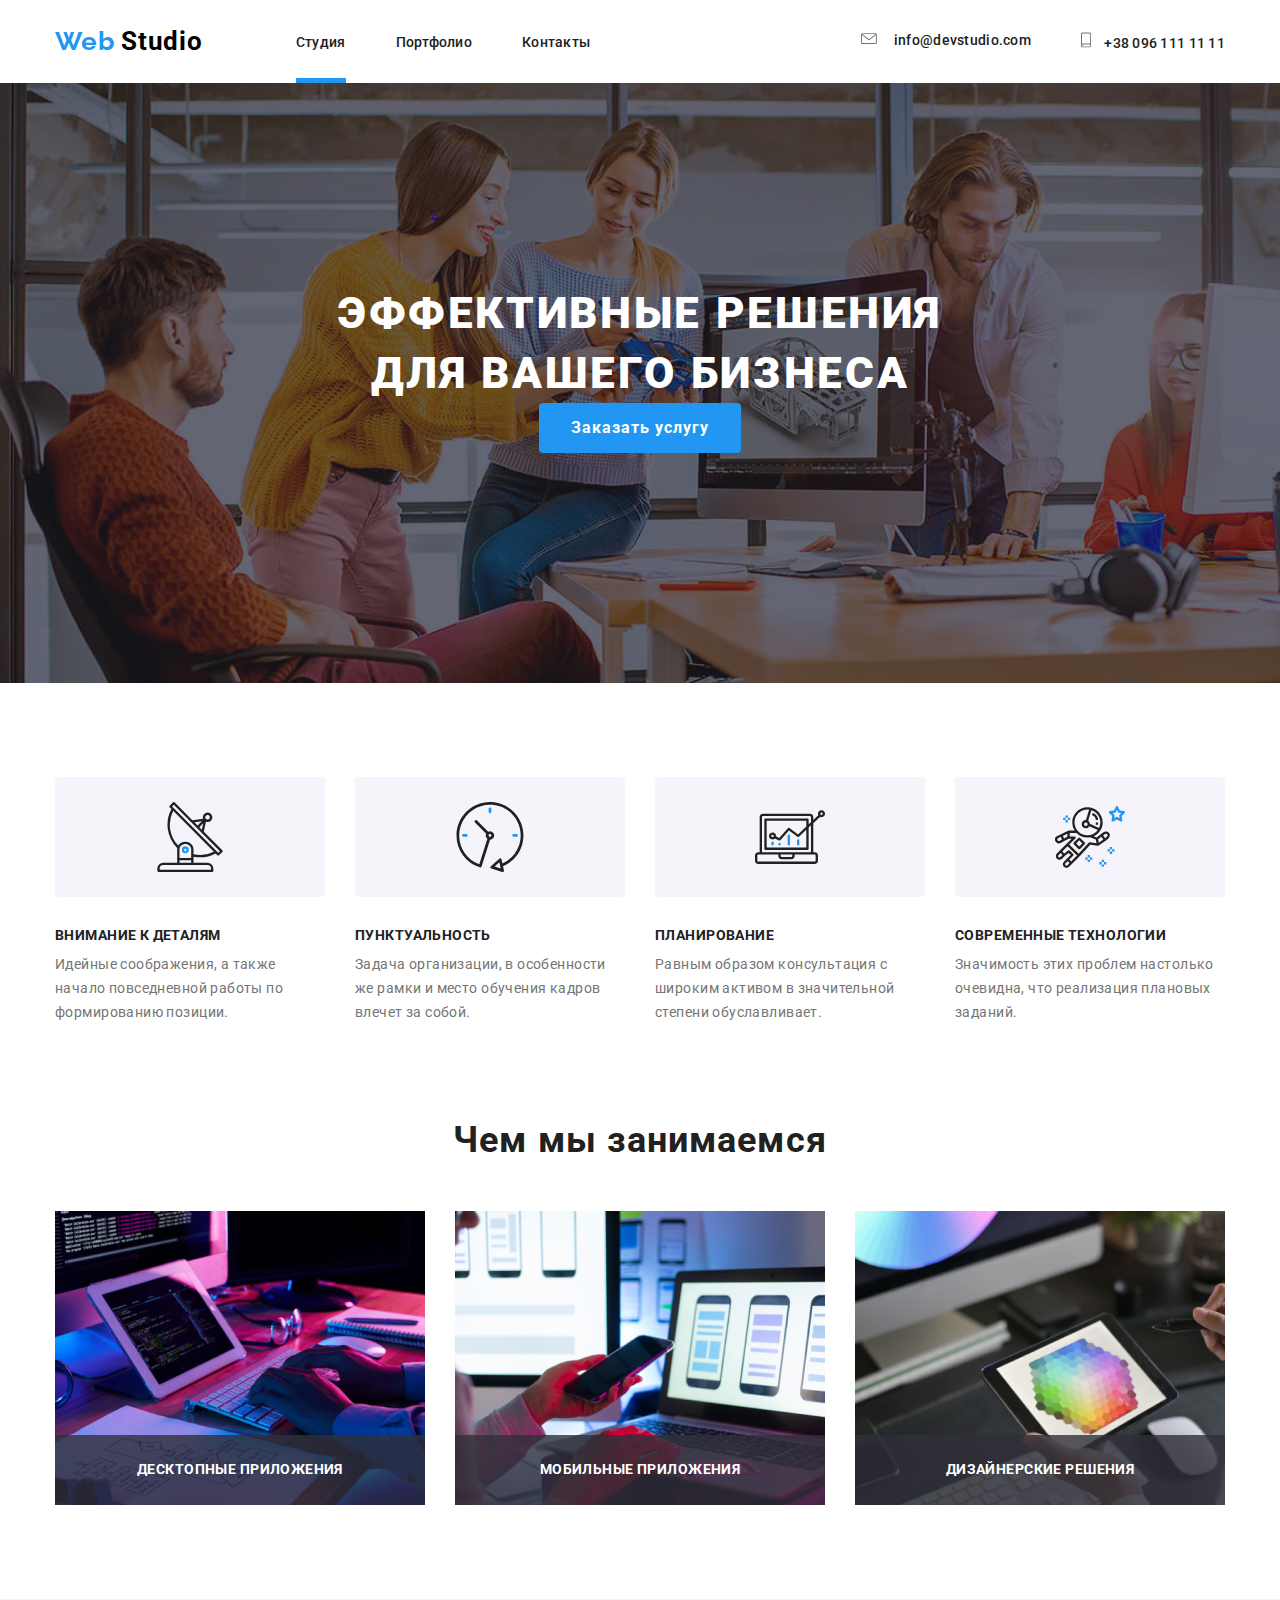
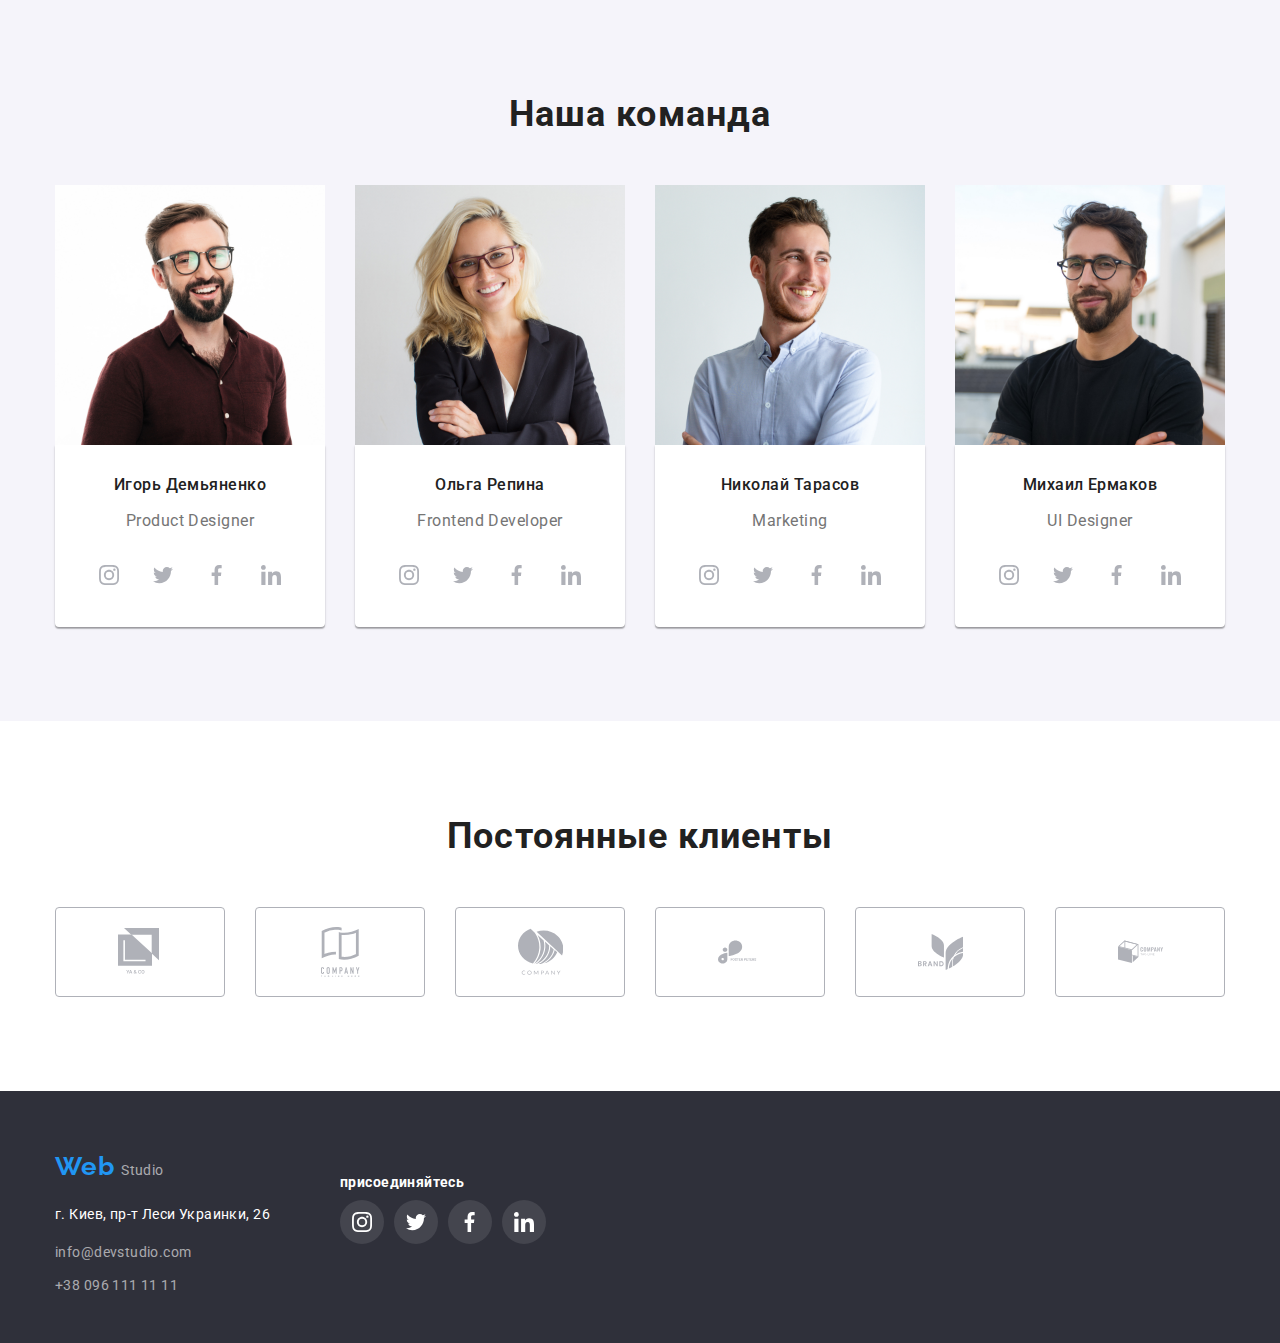
<file: index.html>
<!DOCTYPE html>
<html lang="ru">
<head>
    <meta charset="UTF-8">
    <meta name="viewport" content="width=device-width, initial-scale=1.0">
    <title>HomeWork5</title>
    <link href="https://fonts.googleapis.com/css2?family=Raleway:wght@700&family=Roboto:wght@400;500;700;900&display=swap" rel="stylesheet">
    <link rel="stylesheet" href="./style/Normalize.css">
    <link rel="stylesheet" type="text/css" href="./style/style.css">
    
</head>
<body>
    <header class="conteiner ">
       <nav class="flexbox nav-conteiner">
                <a href="/" class="logo-title main-nav"> <span class="logo">Web </span>Studio </a>
                <ul class="nav-list flexbox">
                        <li class=" main-nav-a"><a  class="nav-list activen" href="#!">Студия</a></li>
                        <li class=" main-nav-a"><a  class="nav-list" href="portpholio.html">Портфолио</a></li>
                        <li class=" main-nav-a"><a  class="nav-list" href="#!">Контакты</a></li>
                </ul>
                <ul class="nav-list flexbox flex-list">
                    <li class='nav-list-a flexbox'>
                        <a  class="nav-list" href="info@devstudio.com">
                            <svg class='svg-item' width=20 height=12>
                                <use href="./img/symbol-defs1.svg#icon-envelope" width='16' height='12'></use>
                            </svg>
                            info@devstudio.com
                        </a>
                    </li>
                    <li class='nav-list-a  flexbox'>
                        <a  class="nav-list" href="+380961111111">
                            <svg class='svg-item' width=10 height=16>
                                <use href="./img/symbol-defs1.svg#icon-smartphone" width='10' height=16></use>
                            </svg>
                            +38 096 111 11 11
                        </a>                
                    </li>
                </ul>
        </nav>
    </header>
        <main>
            <section class="hero">
                <div class="main-div  conteiner">    
                    <h1>
                        Эффективные решения <br>для вашего бизнеса
                    </h1>
                    <button class="primary-button" data-modal-open> Заказать услугу
                    </button>
                    <!-- <a  class="skills-title"href="#!">Заказать услугу</a> -->
                </div>
            </section>
            <section class="conteiner skills-conteiner">
                <h2 class="title-hid">Скилы</h2>
                <ul class="flexbox ">
                    <li class="skills">
                        <div class="box-conteiner">
                            <div class="box-item">
                                <svg width=70 height=70>
                                    <use href='./img/symbol-defs1.svg#icon-antenna'></use>
                                </svg>
                            </div>  
                        </div>                                              
                        <h3 class="skills-title">Внимание к деталям</h3>
                        <p>Идейные соображения, а также начало повседневной работы по формированию позиции.</p>
                    </li>
                    <li class="skills">
                        <div class="box-conteiner">
                            <div class="box-item">
                                <svg width=70 height=70>
                                    <use href='./img/symbol-defs1.svg#icon-clock'></use>
                                </svg>
                            </div>  
                        </div>  
                        <h3 class="skills-title">Пунктуальность</h3>
                        <p>Задача организации, в особенности же рамки и место обучения кадров влечет за собой.</p>
                    </li>
                    <li class="skills">
                        <div class="box-conteiner">
                            <div class="box-item">
                                <svg width=70 height=70>
                                    <use href='./img/symbol-defs1.svg#icon-diagram'></use>
                                </svg>
                            </div>  
                        </div>  
                        <h3 class="skills-title">Планирование</h3>
                        <p>Равным образом консультация с широким активом в значительной степени обуславливает.</p>
                    </li>
                    <li class="skills">
                        <div class="box-conteiner">
                            <div class="box-item">
                                <svg width=70 height=70>
                                    <use href='./img/symbol-defs1.svg#icon-astronaut'></use>
                                </svg>
                            </div>  
                        </div>  
                        <h3 class="skills-title">Современные технологии</h3>
                        <p>Значимость этих проблем настолько очевидна, что реализация плановых заданий.</p>
                    </li>
                </ul>
            </section>
            <section class="conteiner pic">
                <h2 class="sec-two">Чем мы занимаемся</h2>
                <ul class="flexbox">
                    <li class="pic-img-item">
                        <div class="conteiner-img">
                            <img class='pic-item'src="./img/box1.jpg" alt="box1" width="370">
                            <h3 class="conteiner-img-h">Десктопные приложения</h3>
                        </div>                        
                    </li>
                    <li class="pic-img-item">
                        <div class="conteiner-img">
                            <img class='pic-item'src="./img/box2.jpg" alt="box2" width="370">
                            <h3 class="conteiner-img-h">Мобильные приложения</h3>
                        </div>                        
                    </li>
                    <li class="pic-img-item">
                        <div class="conteiner-img">
                            <img class='pic-item'src="./img/box3.jpg" alt="box3" width="370">
                            <h3 class="conteiner-img-h">Дизайнерские решения</h3>
                        </div>                        
                    </li>
                </ul>
            </section>
            <section  class="myComand pic-two">
                <div class="conteiner ">
                    <h2 class="sec-two ">Наша команда</h2>
                <ul class="flexbox">
                    <li class="pic-mar">
                        <img src="./img/foto1.jpg" alt="Игорь Демьяненко" width="270">
                        <div class="box-shadow">
                            <p class="nav-team">Игорь Демьяненко</p>
                            <h3>Product Designer</h3>
                            <ul class="flexbox icon">
                                <li class="a-conteiner">                    
                                    <a href="#!" class="svg-items">
                                        <svg width=20 height=20>
                                            <use href="./img/sprite.svg#icon-instagram"></use>
                                        </svg>
                                    </a>
                                </li>
                                <li class="a-conteiner">
                                        <a href="#!" class="svg-items">
                                            <svg width=20 height=20>
                                                <use href="./img/sprite.svg#icon-Twitter"></use>
                                            </svg>
                                        </a>
                                </li>
                                <li class="a-conteiner">                                   
                                    <a href="#!" class="svg-items">
                                        <svg width=20 height=20>
                                            <use href="./img/sprite.svg#icon-Facebook"></use>
                                        </svg>
                                    </a>
                                </li>
                                <li class="a-conteiner">
                                    <a href="#!" class="svg-items">
                                        <svg width=20 height=20>
                                            <use href="./img/sprite.svg#icon-linkedin"></use>
                                        </svg>
                                    </a>
                                </li>
                            </ul>
                        </div>
                    </li>
                    <li class="pic-mar">
                        <img src="./img/foto2.jpg" alt="Ольга Репина" width="270">
                        <div class="box-shadow">
                            <p class="nav-team">Ольга Репина</p>
                            <h3>Frontend Developer</h3>
                            <ul class="flexbox icon">
                                <li class="a-conteiner">                    
                                    <a href="#!" class="svg-items">
                                        <svg width=20 height=20>
                                            <use href="./img/sprite.svg#icon-instagram"></use>
                                        </svg>
                                    </a>
                                </li>
                                <li class="a-conteiner">
                                        <a href="#!" class="svg-items">
                                            <svg width=20 height=20>
                                                <use href="./img/sprite.svg#icon-Twitter"></use>
                                            </svg>
                                        </a>
                                </li>
                                <li class="a-conteiner">                                   
                                    <a href="#!" class="svg-items">
                                        <svg width=20 height=20>
                                            <use href="./img/sprite.svg#icon-Facebook"></use>
                                        </svg>
                                    </a>
                                </li>
                                <li class="a-conteiner">
                                    <a href="#!" class="svg-items">
                                        <svg width=20 height=20>
                                            <use href="./img/sprite.svg#icon-linkedin"></use>
                                        </svg>
                                    </a>
                                </li>
                            </ul>
                        </div>
                    </li>
                    <li class="pic-mar">
                        <img src="./img/foto3.jpg" alt="Николай Тарасов" width="270">
                        <div class="box-shadow">
                            <p class="nav-team">Николай Тарасов</p>
                            <h3>Marketing</h3>
                            <ul class="flexbox icon">
                                <li class="a-conteiner">                    
                                    <a href="#!" class="svg-items">
                                        <svg width=20 height=20>
                                            <use href="./img/sprite.svg#icon-instagram"></use>
                                        </svg>
                                    </a>
                                </li>
                                <li class="a-conteiner">
                                        <a href="#!" class="svg-items">
                                            <svg width=20 height=20>
                                                <use href="./img/sprite.svg#icon-Twitter"></use>
                                            </svg>
                                        </a>
                                </li>
                                <li class="a-conteiner">                                   
                                    <a href="#!" class="svg-items">
                                        <svg width=20 height=20>
                                            <use href="./img/sprite.svg#icon-Facebook"></use>
                                        </svg>
                                    </a>
                                </li>
                                <li class="a-conteiner">
                                    <a href="#!" class="svg-items">
                                        <svg width=20 height=20>
                                            <use href="./img/sprite.svg#icon-linkedin"></use>
                                        </svg>
                                    </a>
                                </li>
                            </ul>
                        </div>
                    </li>
                    <li class="pic-mar">
                        <img src="./img/foto4.jpg" alt="Михаил Ермаков" width="270">
                        <div class="box-shadow">
                            <p class="nav-team">Михаил Ермаков</p>
                            <h3>UI Designer</h3>
                            <ul class="flexbox icon">
                                <li class="a-conteiner">                    
                                    <a href="#!" class="svg-items">
                                        <svg width=20 height=20>
                                            <use href="./img/sprite.svg#icon-instagram"></use>
                                        </svg>
                                    </a>
                                </li>
                                <li class="a-conteiner">
                                        <a href="#!" class="svg-items">
                                            <svg width=20 height=20>
                                                <use href="./img/sprite.svg#icon-Twitter"></use>
                                            </svg>
                                        </a>
                                </li>
                                <li class="a-conteiner">                                   
                                    <a href="#!" class="svg-items">
                                        <svg width=20 height=20>
                                            <use href="./img/sprite.svg#icon-Facebook"></use>
                                        </svg>
                                    </a>
                                </li>
                                <li class="a-conteiner">
                                    <a href="#!" class="svg-items">
                                        <svg width=20 height=20>
                                            <use href="./img/sprite.svg#icon-linkedin"></use>
                                        </svg>
                                    </a>
                                </li>
                            </ul>
                        </div>
                    </li>
                </ul>
                </div>
            </section>
            <section class="conteiner">
                <h2 class="sec-two">Постоянные клиенты</h2>
                <ul class="clients flexbox icons"> 
                    <li>                    
                        <a href="#!" class="client">
                            <svg width=45 height=50>
                                <use href="./img/symbol-defs1.svg#icon-logo1"></use>
                            </svg>
                        </a>
                    </li>
                    <li>                    
                        <a href="#!" class="client">
                            <svg width=45 height=50>
                                <use href="./img/symbol-defs1.svg#icon-logo2"></use>
                            </svg>
                        </a>
                    </li>
                    <li>                    
                        <a href="#!" class="client">
                            <svg width=45 height=50>
                                <use href="./img/symbol-defs1.svg#icon-logo3"></use>
                            </svg>
                        </a>
                    </li>
                    <li>                    
                        <a href="#!" class="client">
                            <svg width=45 height=50>
                                <use href="./img/symbol-defs1.svg#icon-logo4"></use>
                            </svg>
                        </a>
                    </li>
                    <li>                    
                        <a href="#!" class="client">
                            <svg width=45 height=50>
                                <use href="./img/symbol-defs1.svg#icon-logo5"></use>
                            </svg>
                        </a>
                    </li>
                    <li>                    
                        <a href="#!" class="client">
                            <svg width=45 height=50>
                                <use href="./img/symbol-defs1.svg#icon-logo6"></use>
                            </svg>
                        </a>
                    </li>
                </ul>
            </section>
        </main>
        <div class="footer-color">
            <footer class="flexbox conteiner">
                <div class="content">
                    <a href="./" class="logo-title logo-color"> <span class="logo">Web </span>Studio </a>
                    
                    <address>
                    <p>г. Киев, пр-т Леси Украинки, 26</p>
                    <ul class="ul-pad">
                        <li>
                        <a href="mailto:info@devstudio.com ">info@devstudio.com</a>
                        </li>
                        <li>
                        <a href="tel:+380961111111 ">+38 096 111 11 11 </a>
                        </li>
                    </ul>
                    </address>
                </div>
              <div class="content-item">
                  <h2>присоединяйтесь</h2>
                  <ul class="flexbox icon">
                    <li class="a-conteiner">                    
                        <a href="#!" class="svg-items svg-items-color">
                            <svg width=20 height=20>
                                <use href="./img/sprite.svg#icon-instagram"></use>
                            </svg>
                        </a>
                    </li>
                    <li class="a-conteiner">
                            <a href="#!" class="svg-items svg-items-color">
                                <svg width=20 height=20>
                                    <use href="./img/sprite.svg#icon-Twitter"></use>
                                </svg>
                            </a>
                    </li>
                    <li class="a-conteiner">                                   
                        <a href="#!" class="svg-items svg-items-color">
                            <svg width=20 height=20>
                                <use href="./img/sprite.svg#icon-Facebook"></use>
                            </svg>
                        </a>
                    </li>
                    <li class="a-conteiner">
                        <a href="#!" class="svg-items svg-items-color">
                            <svg width=20 height=20>
                                <use href="./img/sprite.svg#icon-linkedin"></use>
                            </svg>
                        </a>
                    </li>
                </ul>
            </div>
        </footer>
        </div>
        <div class="backdrop is-hidden " data-modal>
            <div class="modal">
              <button class="close-button " data-modal-close>
                <img src="./img/close.svg" alt="" width="11" height="11">
              </button>
              <form class="form">
                <div class="form-group">
                  <label for="name">Имя</label>
                  <input type="text" name="name" id="name">
                </div>
                <div class="form-group">
                  <label for="tel">Телефон</label>
                  <input type="tel" name="tel" id="tel">
                </div>
                <div class="form-group">
                  <label for="mail">Почта</label>
                  <input type="email" name="mail" id="mail">
                </div>
                <div class="form-group">
                  <label for="comment">Комментарий</label>
                  <textarea name="comment" id="comment" cols="30" rows="10" placeholder="Введите текст"></textarea>
                </div>
                <div class="form-group">
                  <input type="checkbox" name="agree" id="agree">
                  <label for="agree">Соглашаюсь с рассылкой и принимаю Условия договора</label>
                </div>
                <button type="submit">Отправить</button>
              </form>
            </div>
          </div>
          <script src="./js/modal.js"></script>
</body>
</file>
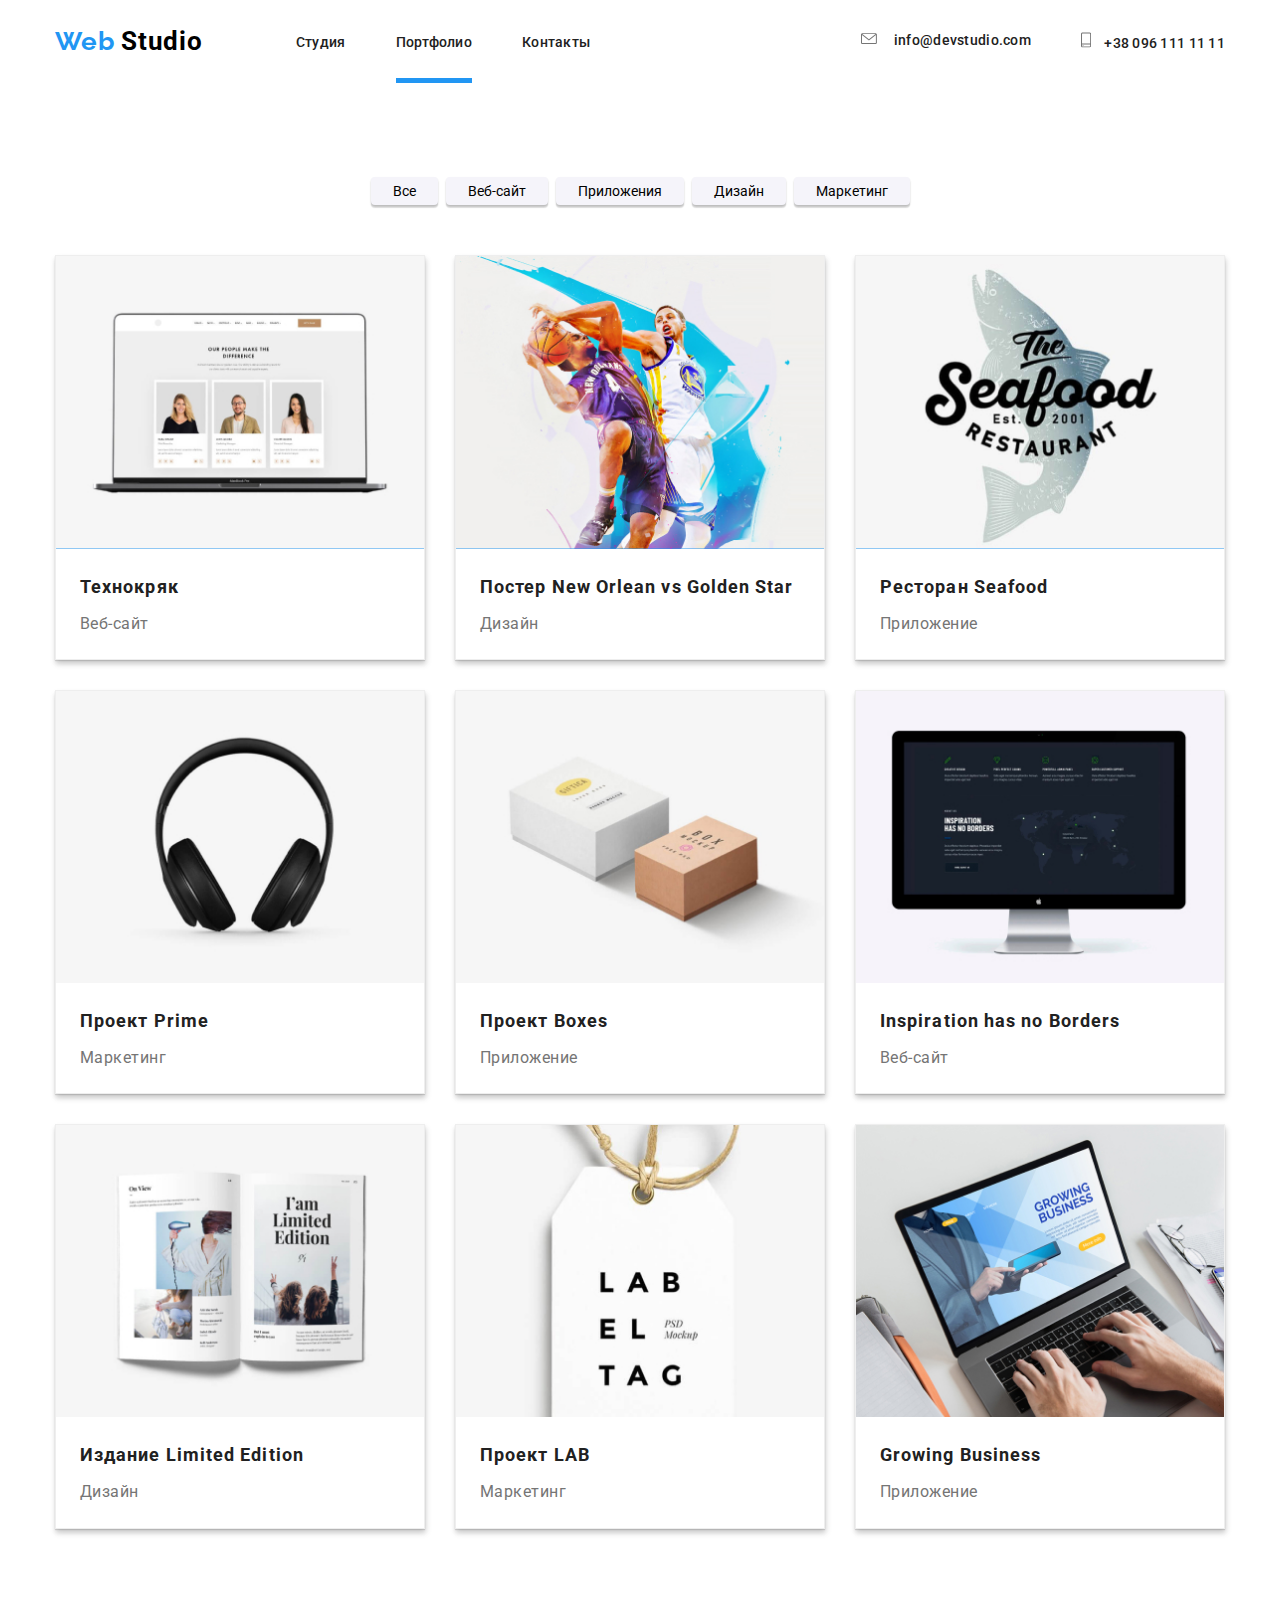
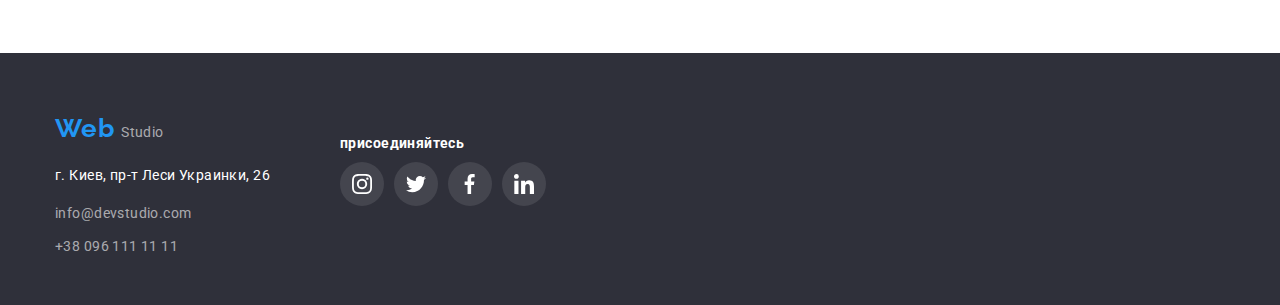
<file: portpholio.html>
<!DOCTYPE html>
<html lang="ru">
<head>
    <meta charset="UTF-8">
    <meta name="viewport" content="width=device-width, initial-scale=1.0">
    <title>Портфолио</title>
    <link href="https://fonts.googleapis.com/css2?family=Raleway:wght@700&family=Roboto:wght@400;500;700;900&display=swap" rel="stylesheet">
    <link rel="stylesheet" href="./style/Normalize.css">
    <link rel="stylesheet" type="text/css" href="./style/style.css">

</head>
<body>
    <header class="conteiner ">
        <nav class="flexbox nav-conteiner">
                 <a href="/" class="logo-title main-nav"> <span class="logo">Web </span>Studio </a>
                 <ul class="nav-list flexbox">
                         <li class=" main-nav-a"><a  class="nav-list" href="/">Студия</a></li>
                         <li class=" main-nav-a"><a  class="nav-list activen" href="portpholio.html">Портфолио</a></li>
                         <li class=" main-nav-a"><a  class="nav-list" href="#!">Контакты</a></li>
                 </ul>
                 <ul class="nav-list flexbox flex-list">
                     <li class='nav-list-a flexbox'>
                         <a  class="nav-list" href="info@devstudio.com">
                             <svg class='svg-item' width=20 height=12>
                                 <use href="./img/symbol-defs1.svg#icon-envelope" width='16' height='12'></use>
                             </svg>
                             info@devstudio.com
                         </a>
                     </li>
                     <li class='nav-list-a  flexbox'>
                         <a  class="nav-list" href="+380961111111">
                             <svg class='svg-item' width=10 height=16>
                                 <use href="./img/symbol-defs1.svg#icon-smartphone" width='10' height=16></use>
                             </svg>
                             +38 096 111 11 11
                         </a>                
                     </li>
                 </ul>
         </nav>
     </header>
     <section class="conteiner">
	     <h1 class="title-hid">Список работ</h1>
             <ul class="nav-list flexbox nav-content nav-pad">
                <li><button type="button" class="button">Все</button></li>
                <li><button type="button" class="button">Веб-сайт</button></li>
                <li><button type="button" class="button">Приложения</button></li>
                <li><button type="button" class="button">Дизайн</button></li>
                <li><button type="button" class="button">Маркетинг</button></li>
             </ul>
     </section>
     <main  class="conteiner main-marg">
         <h2 class="title-hid">Скилы</h2>
         <div>
             <ul class="flexbox ul-wrap">
                 <li class="ul-wrap-color">
                     <div class="div-overley">
                        <img class="gal" src="./img/img1.jpg" alt="Технокряк" width="370">
                            <div class="overley">
                                <p>Технокряк это современная площадка распространения коронавируса. Компании используют эту платформу для цифрового шпионажа и атак на защищённые сервера конкурентов.</p>
                            </div>                   
                     </div>                     
                        <h3>Технокряк</h3>
                        <p>Веб-сайт</p>
                </li>
                 <li class="ul-wrap-color">
                    <div class="div-overley">
                        <img class="gal" src="./img/img2.jpg" alt="Постер New Orlean vs Golden Star" width="370">
                            <div class="overley">
                                <p>Технокряк это современная площадка распространения коронавируса. Компании используют эту платформу для цифрового шпионажа и атак на защищённые сервера конкурентов.</p>
                            </div>                   
                     </div>
                        <h3>Постер New Orlean vs Golden Star</h3>
                        <p>Дизайн</p>    
                </li>
                 <li class="ul-wrap-color">
                    <div class="div-overley">
                        <img class="gal" src="./img/img3.jpg" alt="Ресторан Seafood" width="370">
                     <div class="overley">
                                <p>Технокряк это современная площадка распространения коронавируса. Компании используют эту платформу для цифрового шпионажа и атак на защищённые сервера конкурентов.</p>
                            </div>
                    </div>
                        <h3>Ресторан Seafood</h3>
                        <p>Приложение</p> 
                 </li>
                <li class="ul-wrap-color">
                    <div class="div-overley">
                        <img class="gal" src="./img/img4.jpg" alt="Проект Prime" width="370">
                    <div class="overley">
                                <p>Технокряк это современная площадка распространения коронавируса. Компании используют эту платформу для цифрового шпионажа и атак на защищённые сервера конкурентов.</p>
                            </div>
                        </div>
                    <h3>Проект Prime</h3>
                     <p>Маркетинг</p> 
                </li>
                <li class="ul-wrap-color">
                    <div class="div-overley">
                        <img class="gal" src="./img/img5.jpg" alt="Проект Boxes" width="370">
                    <div class="overley">
                                <p>Технокряк это современная площадка распространения коронавируса. Компании используют эту платформу для цифрового шпионажа и атак на защищённые сервера конкурентов.</p>
                            </div>
                        </div>
                    <h3>Проект Boxes</h3>
                    <p>Приложение</p> 
                </li>
                <li class="ul-wrap-color">
                    <div class="div-overley">
                        <img class="gal" src="./img/img6.jpg" alt="Inspiration has no Borders" width="370">
                    <div class="overley">
                                <p>Технокряк это современная площадка распространения коронавируса. Компании используют эту платформу для цифрового шпионажа и атак на защищённые сервера конкурентов.</p>
                            </div>
                        </div>
                    <h3>Inspiration has no Borders</h3>
                     <p>Веб-сайт</p> 
                </li>
                <li class="ul-wrap-color">
                    <div class="div-overley">
                        <img class="gal" src="./img/img7.jpg" alt="Издание Limited Edition" width="370">
                     <div class="overley">
                                <p>Технокряк это современная площадка распространения коронавируса. Компании используют эту платформу для цифрового шпионажа и атак на защищённые сервера конкурентов.</p>
                            </div>
                        </div>
                    <h3>Издание Limited Edition</h3>
                    <p>Дизайн</p> 
                </li>
                <li class="ul-wrap-color">
                    <div class="div-overley">
                        <img class="gal" src="./img/img8.jpg" alt="Проект LAB" width="370">
                    <div class="overley">
                                <p>Технокряк это современная площадка распространения коронавируса. Компании используют эту платформу для цифрового шпионажа и атак на защищённые сервера конкурентов.</p>
                            </div>
                        </div>
                    <h3>Проект LAB</h3>
                    <p>Маркетинг</p> 
                </li>
                <li class="ul-wrap-color">
                    <div class="div-overley">
                        <img class="gal" src="./img/img9.jpg" alt="Growing Business" width="370">
                    <div class="overley">
                                <p>Технокряк это современная площадка распространения коронавируса. Компании используют эту платформу для цифрового шпионажа и атак на защищённые сервера конкурентов.</p>
                            </div>
                        </div>
                    <h3>Growing Business</h3>
                     <p>Приложение</p> 
                </li>
            </ul>
        </div>
     </main>
     <div class="footer-color">
        <footer class="flexbox conteiner">
            <div class="content">
                <a href="./" class="logo-title logo-color"> <span class="logo">Web </span>Studio </a>
                
                <address>
                <p>г. Киев, пр-т Леси Украинки, 26</p>
                <ul class="ul-pad">
                    <li>
                    <a href="mailto:info@devstudio.com ">info@devstudio.com</a>
                    </li>
                    <li>
                    <a href="tel:+380961111111 ">+38 096 111 11 11 </a>
                    </li>
                </ul>
                </address>
            </div>
          <div class="content-item">
              <h2>присоединяйтесь</h2>
              <ul class="flexbox icon">
                <li class="a-conteiner">                    
                    <a href="#!" class="svg-items svg-items-color">
                        <svg width=20 height=20>
                            <use href="./img/sprite.svg#icon-instagram"></use>
                        </svg>
                    </a>
                </li>
                <li class="a-conteiner">
                        <a href="#!" class="svg-items svg-items-color">
                            <svg width=20 height=20>
                                <use href="./img/sprite.svg#icon-Twitter"></use>
                            </svg>
                        </a>
                </li>
                <li class="a-conteiner">                                   
                    <a href="#!" class="svg-items svg-items-color">
                        <svg width=20 height=20>
                            <use href="./img/sprite.svg#icon-Facebook"></use>
                        </svg>
                    </a>
                </li>
                <li class="a-conteiner">
                    <a href="#!" class="svg-items svg-items-color">
                        <svg width=20 height=20>
                            <use href="./img/sprite.svg#icon-linkedin"></use>
                        </svg>
                    </a>
                </li>
            </ul>
        </div>
    </footer>
    </div>
</body>
</file>
<file: style/style.css>
html {
    box-sizing: border-box;
  }
  
  *,
  *::before,
  *::after {
    box-sizing: inherit;
  }
:root{
    /*основной цвет текста #212121*/
    --main-color:#212121;
    /* вторичный цвет текста #757575*/
    --secondary-color:#757575;
    /* цвет фона футер #2F303A */
    --footer-color:#2F303A;
    /* ховер  #2196F3*/
    --hover-color:#2196F3;
    /* белый #FFFFFF */
    --primary-white-color: #ffffff;
    /* черный #000000 */
    --primary-black-color: #000000; 
    /*цвет фона rgba(47, 48, 58, 0.8)*/ 
    --primary-rgba-color:#2F303A;
}
body{
    font-family: "Roboto",sans-serif;
    font-size: 14px;
    line-height: 1.71;
    letter-spacing: 0.03em;
    color: var(--secondary-color);
    margin: 0;
}
li{
    padding: 0px;
    margin: 0px;
    list-style-type: none;
}
.flexbox{
    display: flex;
    /* outline: 1px solid tomato; */
    margin-top: 0px;
    margin-bottom: 0px;
    padding: 0px;
}
.conteiner{
    width: 1200px;
    padding-left: 15px;
    padding-right: 15px;
    /* outline: 1px solid tomato; */
    margin-left: auto;
    margin-right: auto;
}
/*Заголовок*/
.logo-title{
    font-weight: bold;
    font-size: 26px;
    line-height: 1.19;
    letter-spacing: 0.03em;
    color: var(--primary-black-color);
    text-decoration: none;
    margin-left: 0px;
    margin-right: 93px;
}
.logo{
    font-family: 'Raleway',sans-serif;
    font-weight: bold;
    font-size: 26px;
    line-height: 1.19;
    letter-spacing: 0.03em;
    color: var(--hover-color);
}
nav{
    font-weight: 500;
    font-size: 14px;
    line-height: 1.14;
    letter-spacing: 0.02em;
    color: var(--main-color);
    padding-top: 25px;
    padding-bottom: 25px;
    
}
.logo-color{
    color:var(--primary-white-color)
}
.nav-list{
    text-decoration: none;
    font-weight: 500;
    font-size: 14px;
    line-height: 16px;
    letter-spacing: 0.02em;
    color: var(--main-color);   
    padding-top: 32px;
    padding-bottom: 32px;
    fill:#757575;
}
.nav-list-sec{
    font-family: 'Roboto',sans-serif;
    font-style: normal;
    font-weight: 500;
    font-size: 16px;
    line-height: 1.625;
    letter-spacing: 0.03em;
    color:var(--main-color);
}
.nav-list-a:nth-child(2){
    margin-left: 50px;
}
.nav-conteiner{
    align-items: center;
}
.nav-content{
    justify-content: center;    
}
.nav-content li:not(:last-child){
    margin-right: 8px;
}
.nav-content button{
    background: #F5F4FA;
    box-shadow: 0px 3px 1px rgba(0, 0, 0, 0.1), 0px 1px 2px rgba(0, 0, 0, 0.08), 0px 2px 2px rgba(0, 0, 0, 0.12);
    border-radius: 4px;
    padding: 6px 22px;
}
.svg-item{
    margin-right: 10px;    
}
.nav-list:hover,
.nav-list:focus{
    fill:var(--hover-color);
}
.conteiner-bord{
    border-bottom: 1px solid #ECECEC;
}
.main-nav-a{
    margin-top: 0px;
    margin-bottom: 0px;
    justify-content: space-around;
    margin-left: 0px;
    margin-right: 50px;
}
.main-nav-a:nth-child(3){
    margin-right: 0px;
}
.flex-list{
    display: inline-flex;
    margin-left: auto;
    margin-right: 0;
    padding-top: 0;
    padding-bottom: 0;
}
.nav-list-port{
    font-weight: 500;
    font-size: 14px;
    line-height: 16px;
    letter-spacing: 0.02em;
    color:var(--main-color);
}

/*главный текст*/
h1{
    font-family: "Roboto",sans-serif;
    font-weight: 900;
    font-size: 44px;
    line-height: 60px;
    letter-spacing: 0.06em;
    text-transform: uppercase;
    color: var(--primary-white-color);
    margin-bottom: 30px;
    margin-top: 0px;
    margin-bottom: 0px;
    justify-content: center;
}
.hero{
    max-width: 1600px;
    height: 600px;
    background-image: linear-gradient(to right, rgba(47, 48, 58, 0.4), rgba(47, 48, 58, 0.4)), url(../img/Img.jpg);
    text-align: center;
    margin-left: auto;
    margin-right: auto;
}
.main-div{
    display: flex;
    margin-left: auto;
    margin-right: auto;
    align-items: center;
    /* justify-content: center; */
    flex-direction: column;
    padding-top: 200px;
}
.main-div a{
    font-weight: bold;
    font-size: 16px;
    line-height: 30px;
    text-align: center;
    letter-spacing: 0.06em;
    color: var(--primary-white-color);
}
.ul-wrap{
    flex-wrap: wrap;
}
.ul-wrap li:not(:nth-child(3n)){
    margin-right: 30px;
}
.ul-wrap img{
    display: block;
}
.ul-wrap h3{
    font-family: 'Roboto',sans-serif;
    font-style: normal;
    font-weight: bold;
    font-size: 18px;
    line-height: 2;
    letter-spacing: 0.06em;
    text-align: left;
    margin-top: 20px;
    margin-bottom: 4px;
    margin-left: 24px;
    padding-bottom: 0px;
    color: #212121;
}
.ul-wrap p{
    font-family: 'Roboto',sans-serif;
    font-style: normal;
    font-weight: normal;
    font-size: 16px;
    line-height: 1,875;
    letter-spacing: 0.03em;
    color: var(--secondary-color);

    margin-top: 0px;
    margin-bottom: 0px;
    margin-left: 24px;
    padding-bottom: 20px;
}
.ul-wrap-color{
    width: 370px;
    background: #FFFFFF;
    border: 1px solid #EEEEEE;
    box-sizing: border-box; 
    box-shadow: 0px 1px 1px rgba(0, 0, 0, 0.12), 0px 4px 4px rgba(0, 0, 0, 0.06), 1px 4px 6px rgba(0, 0, 0, 0.16);   
}
.ul-wrap-color:nth-child(n-3){
    margin-bottom: 30px;
}
.gal{
    box-sizing: border-box;
    width: 100%;

}
.box-conteiner{
    background-color: #F5F4FA;
    border-radius: 4px;
    min-height: 120px;
}
.box-item{
    display: flex;
    align-items: center;
    justify-content: center;
    padding: 25px 100px;
    
}
 .box-item svg{
    display: block;
}
.skills-conteiner{
    margin-top: 94px;
}
.icon{
    display: flex;
    justify-content: center;
    padding-bottom: 30px;

}
.item-conteiner{
    width: 44px;
    height: 44px;
    background-color: tomato;
}
.title-hid{
    display: none;
    margin: 0px;
    padding: 0px;
}
.skills{
    width: 270px;
}
.skills:not(:last-child){
    margin-right: 30px;
}
.skills-title{
    font-weight: bold;
    font-size: 14px;
    line-height: 16px;
    letter-spacing: 0.03em;
    text-transform: uppercase;
    color: var(--main-color);
    text-align: center;
    margin-left: auto;
    margin-right: auto;
}
.skills>img{
    margin-bottom: 30px;
}
.skills>h3{
    margin-top:30px;
    margin-bottom: 10px;
    text-align: left;
}
.skills>p{
    margin-top: 0px;
    margin-bottom: 0px;
}
.skills-title>p{
    font-size: 14px;
    line-height: 24px;
    letter-spacing: 0.03em;
    color: var(--secondary-color);
}
.sec-two{
    font-weight: bold;
    font-size: 36px;
    line-height: 42px;
    text-align: center;
    letter-spacing: 0.03em;
    color: var(--main-color);
    margin-top: 0px;
    margin-bottom: 50px;
    padding-top: 94px;
}
.myComand{
    background: #F5F4FA;
}
.myComand-conteiner{
    margin-top: 50px;
    margin-bottom: 94px;
}
.pic-two{
    padding-bottom: 94px;
}
.pic-mar:not(:last-child){
margin-right: 30px;
}
.pic-mar>img{
    display: block;
}
.box-shadow{
    background: #FFFFFF;
    box-shadow: 0px 1px 3px rgba(0, 0, 0, 0.12), 0px 1px 1px rgba(0, 0, 0, 0.14), 0px 2px 1px rgba(0, 0, 0, 0.2);
    border-radius: 0px 0px 4px 4px;
}
.pic{
    padding-bottom: 94px;
}
.pic-item{
    display: block;
}
.pic-img-item:not(:last-child){
    margin-right: 30px;
}
.nav-team
{
    font-family: 'Roboto',sans-serif;
    font-style: normal;
    font-weight: 500;
    font-size: 16px;
    line-height: 1.19;
    text-align: center;
    letter-spacing: 0.03em;
    color: var(--main-color);
    margin-top: 0px;
    padding-bottom: 10px;
    padding-top: 30px;
}
.nav-team>h3{
    font-family: 'Roboto',sans-serif;
    font-style: normal;
    font-weight: normal;
    font-size: 16px;
    line-height: 19px;
    letter-spacing: 0.03em;
    color:var(--secondary-color);
}
div h3{
    font-family: 'Roboto',sans-serif;
    font-style: normal;
    font-weight: normal;
    font-size: 16px;
    line-height: 1.19px;
    text-align: center;
    letter-spacing: 0.03em;
    color: var(--secondary-color);
    padding-bottom: 16px;
}
div p{
    font-family: Roboto;
    font-style: normal;
    font-weight: normal;
    font-size: 16px;
    line-height: 1.88;
    letter-spacing: 0.03em;
    color: var(--secondary-color);
}
.main-marg{
    margin-bottom: 94px;
}
.client{
    display:flex;
    width: 170px;
    height: 90px;
    align-items: center;
    justify-content: center;
    fill: #afb1b8;
    border: 1px solid #afb1b8;
    border-radius: 4px;
    fill: #afb1b8;
}
.footer-item{
    background-color: rgba(255, 255, 255, 0.1);
}
.footer-color{
    background: var(--footer-color);
}
footer{
    width: 1600px;
    height: 252px;
    background: var(--footer-color);
}
footer h2{
    font-family: 'Roboto',sans-serif;
    font-style: bold;
    font-size: 14px;
    line-height: 1.14;
    line-height: 100%;
    text-align: left; 
    vertical-align: top;
    letter-spacing: 3%;
    color:#FFFFFF;    
}
.content-item{
    padding-left: 70px;
    padding-top: 72px;
}
.ul-pad{
    padding-left: 0;
    margin-top: 0px;
    margin-bottom: 0px;
}
.content{
    padding-top: 60px;
}
.content p{
    font-family: 'Roboto',sans-serif;
    font-style: normal;
    font-weight: normal;
    font-size: 14px;
    line-height: 1.71;
    letter-spacing: 0.03em;
    color:var(--primary-white-color);
    margin-top: 20px;
}
.content li{
    margin-top: 9px;
}
.content a{
    font-family: 'Roboto',sans-serif;
    font-style: normal;
    font-weight: normal;
    font-size: 14px;
    line-height: 1.71;
    letter-spacing: 0.03em;
    color: rgba(255, 255, 255, 0.6);
    text-decoration: none;
}
.nav-list>li>a:hover,
.nav-list>li>a+svg:focus
{
    color: var(--hover-color);        
}
.activen{
    padding-bottom: 28px;
    border-bottom:5px solid var(--hover-color);
}
.nav-list>li>button:hover,
.nav-list>li>button:focus{
    color: var(--primary-white-color);
    background-color: var(--hover-color);
}
button{
    background-color: #F5F4FA;
    border: 0px;
    border-radius: 5px;
}
.client:hover,
.client:focus{
    fill:var(--hover-color);
    border: 1px solid var(--hover-color);
}
.icons li:not(:last-child){
    margin-right: 30px;

}
.icons{
    padding-bottom: 94px;
}
.icon li:not(:last-child){
    margin-right: 10px;

}
.svg-items{
    display: inline-flex;
    justify-content: center;
    align-items: center;
    
    width: 44px;
    height: 44px;
    fill: #afb1b8;
    background-color:white;
    border-radius: 50%;
}
.a-conteiner:hover .svg-items,
.a-conteiner:focus .svg-items{
    fill: white;
    background-color: var(--hover-color);
}
.svg-items-color{
    fill: white;
    background-color:rgba(255, 255, 255, 0.1);
}
.conteiner-img{
    position: relative;    
}
.conteiner-img-h{
    position: absolute;
	width: 370px;

	bottom: 0;
	left: 50%;
	transform: translatex(-50%);
	padding-top: 27px;
    padding-bottom: 27px;
    margin-top: 0;
    margin-bottom: 0;
    background: rgba(47, 48, 58, 0.8);
    
    font-family: 'Roboto',sans-serif;
    font-style: normal;
    font-weight: bold;
    font-size: 14px;
    line-height: 1.14;
    letter-spacing: 0.03em;
    text-transform: uppercase;
    color: #FFFFFF;
} 
.nav-pad{
    padding-top: 94px;
    padding-bottom: 50px;
}
.ul-wrap-color:hover .overley {
    opacity: 1;
    transform: translateY(0%);
  }
  .overley {
    background-color: RGB(33, 150, 243, 0.8);
    position: absolute;
    left: 0%;
    top: 0%;
    width: 100%;
    height: 100%;
    transform: translateY(100%);
    transition-property: transform;
    transition-duration: 250ms;
    transition-timing-function: cubic-bezier(0.4, 0, 0.2, 1);
}
  .overley p {
    color: white;
    display: flex;
    justify-content: center;
    align-content: center;

  }

  .div-overley{
    position: relative;    
    overflow: hidden;
    display: block;    
  }
  .overley p{
    position: absolute;
    top:63px;
    left:24px;
  }

  .backdrop{
    position: fixed;
    top: 0;
    left: 0;
    width: 100%;
    height: 100%;
    background-color: rgba(0, 0, 0, 0.2);;
}

.backdrop.is-hidden{
    opacity: 0;
    pointer-events: none;
}

.modal{
    position: absolute;
    top: 50%;
    left: 50%;
    margin-left: auto;
    margin-right: auto;
    padding: 40px 40px;
    transform: translate(-50%, -50%);
    width: 528px;
    height: 581px;
    background-color: #FFFFFF;    
}

.form-group{
    display: flex;
    flex-direction: column;
    margin-bottom: 10px;
}

.close-button{
    position: absolute;
    top: 8px;
    right: 8px;
    display: flex;
    align-items: center;
    justify-content: center;
    width: 30px;
    height: 30px;
    border: 1px solid rgba(0, 0, 0, 0.1);
    border-radius: 50%;
    background: #FFFFFF;
}

textarea{
    resize: none;
}

.form{
   
}
.primary-button{
    display: inline-block;
    border-radius: 4px;
    padding: 10px 32px;
    min-width: 200px;
    height: 50px;
    text-align: center;
    
    font-weight: bold;
    font-size: 16px;
    line-height: 1.875;
    letter-spacing: 0.06em;
    color: var(--primary-white-color);
    background-color: var(--hover-color);
    /* border: transparent; */
    
}
</file>
